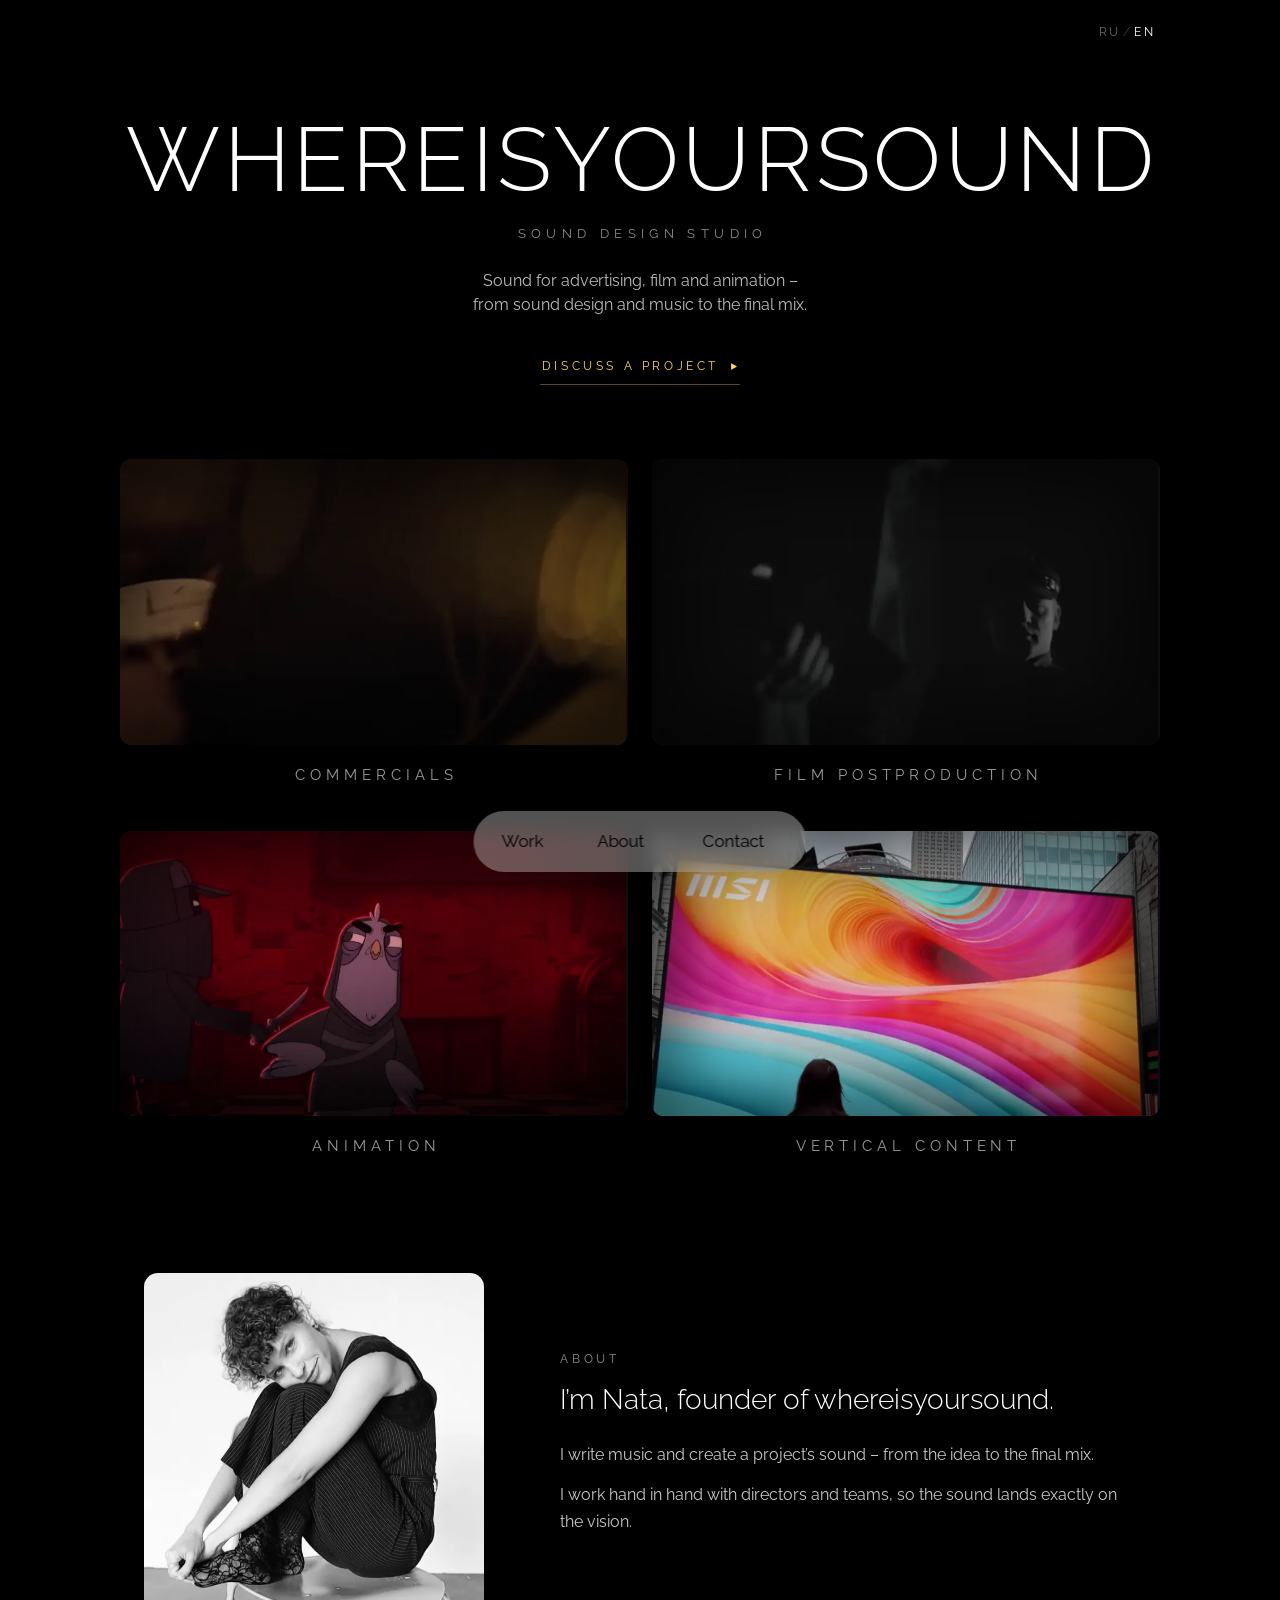
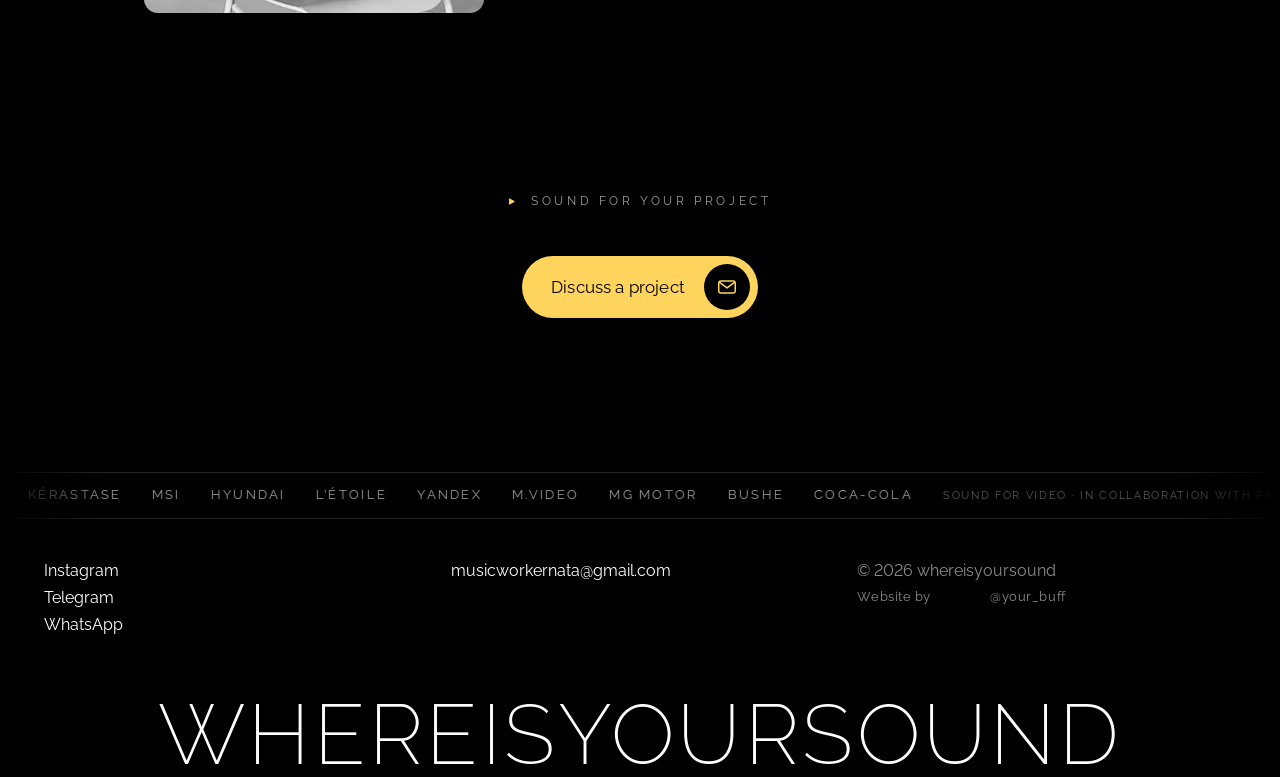
<file: index.html>
<!doctype html>
<html lang="en">
<head>
<meta charset="utf-8">
<meta name="viewport" content="width=device-width, initial-scale=1">
<title>whereisyoursound – sound for advertising, film and animation</title>
<meta name="description" content="whereisyoursound – sound design and music by Nata for advertising, film and animation, from sound design to the final mix.">
<link rel="canonical" href="https://whereisyoursound.com/">
<meta name="theme-color" content="#000000">
<!-- link previews in messengers and social networks -->
<meta property="og:type" content="website">
<meta property="og:site_name" content="whereisyoursound">
<meta property="og:title" content="whereisyoursound – sound design studio">
<meta property="og:description" content="Sound for film, advertising and animation – from sound design and music to the final mix. Nata.">
<meta property="og:url" content="https://whereisyoursound.com/">
<meta property="og:image" content="https://whereisyoursound.com/assets/img/og.jpg?v=5">
<meta property="og:image:width" content="1200">
<meta property="og:image:height" content="630">
<meta property="og:image:alt" content="whereisyoursound – sound design studio">
<meta name="twitter:card" content="summary_large_image">
<link rel="icon" href="/favicon.ico" sizes="48x48">
<link rel="icon" href="assets/img/icon-96.png" type="image/png" sizes="96x96">
<link rel="icon" href="assets/img/icon-192.png" type="image/png" sizes="192x192">
<link rel="icon" href="assets/img/favicon.svg" type="image/svg+xml">
<link rel="apple-touch-icon" href="assets/img/apple-touch-icon.png">
<link rel="preload" href="assets/fonts/raleway-latin-wght-normal.woff2" as="font" type="font/woff2" crossorigin>
<link rel="preload" href="assets/fonts/raleway-cyrillic-wght-normal.woff2" as="font" type="font/woff2" crossorigin>
<link rel="preconnect" href="https://kinescope.io">
<link rel="stylesheet" href="assets/css/style.css?v=20261029l">
</head>
<body>



<main>
  <header class="masthead container">
    <div class="lang" role="group" aria-label="Язык" data-i18n-attr="aria-label:langLabel">
      <button type="button" data-lang="ru" aria-pressed="true" lang="ru" aria-label="Русский">RU</button>
      <button type="button" data-lang="en" aria-pressed="false" lang="en" aria-label="English">EN</button>
    </div>
    <h1 class="masthead__title">whereisyoursound</h1>
    <p class="masthead__sub" data-i18n="sub">Sound design studio</p>
    <p class="masthead__offer" data-i18n="offer">Звук для рекламы, кино и анимации – от саунд-дизайна и музыки до сведения.</p>
    <div class="hero-contact">
      <button type="button" class="masthead__cta" aria-expanded="false" aria-controls="hero-ways"><span data-i18n="ctaShort">Обсудить проект</span><svg width="20" height="20" viewBox="0 0 24 24" fill="currentColor" aria-hidden="true"><path d="M7.4 3.9Q5.5 2.8 5.5 5v14q0 2.2 1.9 1.1l12-6.9q1.9-1.2 0-2.4z"/></svg></button>
      <div class="hero-ways" id="hero-ways">
        <a href="mailto:musicworkernata@gmail.com" aria-label="E-mail" title="musicworkernata@gmail.com" tabindex="-1"><svg width="20" height="20" viewBox="0 0 24 24" fill="none" stroke="currentColor" stroke-width="1.6" stroke-linecap="round" stroke-linejoin="round" aria-hidden="true"><rect x="3" y="5.5" width="18" height="13" rx="2.5"/><path d="m3.8 7 8.2 6 8.2-6"/></svg></a>
        <a href="https://t.me/whereisyourbird" target="_blank" rel="noopener" aria-label="Telegram" title="Telegram" tabindex="-1"><svg width="20" height="20" viewBox="0 0 24 24" fill="currentColor" aria-hidden="true"><path d="M20.7 4.3c.4-.2.9.2.8.7l-2.9 13.6c-.1.6-.8.8-1.3.5l-4.1-3-2 1.9c-.2.2-.6.1-.6-.2l.2-3 7.2-6.6c.3-.3-.1-.6-.4-.4l-8.9 5.6-3.8-1.2c-.6-.2-.6-1 0-1.2z"/></svg></a>
        <a href="https://wa.me/995591052375" target="_blank" rel="noopener" aria-label="WhatsApp" title="WhatsApp" tabindex="-1"><svg width="20" height="20" viewBox="0 0 24 24" fill="none" stroke="currentColor" stroke-width="1.6" stroke-linecap="round" stroke-linejoin="round" aria-hidden="true"><path d="M3.6 20.4 4.8 16A8.6 8.6 0 1 1 8 19.2z"/><path d="M9.2 8.4c.2-.4.6-.4.8 0l.7 1.5c.1.3 0 .6-.2.8l-.5.5a6 6 0 0 0 2.9 2.9l.5-.5c.2-.2.5-.3.8-.2l1.5.7c.4.2.4.6 0 .8-.7.6-1.6.9-2.5.6a8 8 0 0 1-4.6-4.6c-.3-.9 0-1.8.6-2.5z" fill="currentColor" stroke="none"/></svg></a>
      </div>
    </div>
  </header>

  <section id="work" class="container" aria-labelledby="work-label">
    <h2 id="work-label" class="visually-hidden" data-i18n="workLabel">Работы</h2>
    <div class="cats" id="cats"></div>
  </section>

  <section id="about" class="about">
    <div class="container about__inner">
      <img class="about__photo" src="assets/img/nata.webp"
        srcset="assets/img/nata-320.webp 320w, assets/img/nata.webp 600w"
        sizes="(min-width: 760px) 340px, 112px"
        width="600" height="600" loading="lazy" decoding="async"
        alt="Ната, основательница whereisyoursound" data-i18n-attr="alt:photoAlt">
      <div class="about__head">
        <p class="eyebrow" data-i18n="who">Обо мне</p>
        <p class="about__lead" data-i18n="l1">Я Ната, основательница whereisyoursound.</p>
      </div>
      <div class="about__body reveal">
        <span><span data-i18n="l2">Пишу музыку и создаю звук проекта – от идеи до финального микса.</span></span>
        <span><span data-i18n="l3">Работаю в тесной связке с режиссёрами и командами: так звук попадает точно в замысел.</span></span>
      </div>
    </div>
  </section>

  <section id="contact" class="container contact">
    <p class="contact__kicker"><svg width="20" height="20" viewBox="0 0 24 24" fill="currentColor" aria-hidden="true"><path d="M7.4 3.9Q5.5 2.8 5.5 5v14q0 2.2 1.9 1.1l12-6.9q1.9-1.2 0-2.4z"/></svg><span data-i18n="kicker">Звук для вашего проекта</span></p>
    <div class="contact__action">
      <button type="button" class="cta" aria-expanded="false" aria-controls="contact-menu">
        <span class="cta__text" data-i18n="cta">Обсудить проект</span>
        <svg width="20" height="20" viewBox="0 0 24 24" fill="none" stroke="currentColor" stroke-width="1.6" stroke-linecap="round" stroke-linejoin="round" aria-hidden="true"><rect x="3" y="5.5" width="18" height="13" rx="2.5"/><path d="m3.8 7 8.2 6 8.2-6"/></svg>
      </button>
      <div class="contact-menu" id="contact-menu" role="menu" hidden>
        <a role="menuitem" href="mailto:musicworkernata@gmail.com"><span class="contact-menu__icon"><svg width="20" height="20" viewBox="0 0 24 24" fill="none" stroke="currentColor" stroke-width="1.6" stroke-linecap="round" stroke-linejoin="round" aria-hidden="true"><rect x="3" y="5.5" width="18" height="13" rx="2.5"/><path d="m3.8 7 8.2 6 8.2-6"/></svg></span><span data-i18n="byMail">Почта</span></a>
        <a role="menuitem" href="https://t.me/whereisyourbird" target="_blank" rel="noopener"><span class="contact-menu__icon"><svg width="20" height="20" viewBox="0 0 24 24" fill="currentColor" aria-hidden="true"><path d="M20.7 4.3c.4-.2.9.2.8.7l-2.9 13.6c-.1.6-.8.8-1.3.5l-4.1-3-2 1.9c-.2.2-.6.1-.6-.2l.2-3 7.2-6.6c.3-.3-.1-.6-.4-.4l-8.9 5.6-3.8-1.2c-.6-.2-.6-1 0-1.2z"/></svg></span>Telegram</a>
        <a role="menuitem" href="https://wa.me/995591052375" target="_blank" rel="noopener"><span class="contact-menu__icon"><svg width="20" height="20" viewBox="0 0 24 24" fill="none" stroke="currentColor" stroke-width="1.6" stroke-linecap="round" stroke-linejoin="round" aria-hidden="true"><path d="M3.6 20.4 4.8 16A8.6 8.6 0 1 1 8 19.2z"/><path d="M9.2 8.4c.2-.4.6-.4.8 0l.7 1.5c.1.3 0 .6-.2.8l-.5.5a6 6 0 0 0 2.9 2.9l.5-.5c.2-.2.5-.3.8-.2l1.5.7c.4.2.4.6 0 .8-.7.6-1.6.9-2.5.6a8 8 0 0 1-4.6-4.6c-.3-.9 0-1.8.6-2.5z" fill="currentColor" stroke="none"/></svg></span>WhatsApp</a>
      </div>
    </div>
  </section>
</main>

<section class="marquee marquee--loud" aria-labelledby="brands-label">
  <h2 id="brands-label" class="visually-hidden" data-i18n="brandsLabel">Бренды и проекты</h2>
  <div class="marquee__track" id="marquee"></div>
</section>

<footer class="footer container">
  <div class="footer__grid">
    <div class="footer__links">
      <a href="https://www.instagram.com/whereisyoursound/" target="_blank" rel="noopener">Instagram</a>
      <a href="https://t.me/whereisyourbird" target="_blank" rel="noopener">Telegram</a>
      <a href="https://wa.me/995591052375" target="_blank" rel="noopener">WhatsApp</a>
    </div>
    <a class="footer__mail" href="mailto:musicworkernata@gmail.com">musicworkernata@gmail.com</a>
    <div class="muted">
      <div>© <span id="year">2026</span> whereisyoursound</div>
      <a class="footer__credit" href="https://t.me/your_buff" target="_blank" rel="noopener"><span data-i18n="credit">Разработка сайта –</span> @your_buff</a>
    </div>
  </div>
  <div class="footer__word" aria-hidden="true">whereisyoursound</div>
</footer>

<nav class="nav" aria-label="Основная навигация" data-i18n-attr="aria-label:navLabel">
  <a href="#work" data-i18n="navWork">Работы</a>
  <a href="#about" data-i18n="navAbout">Обо мне</a>
  <a href="#contact" data-i18n="navContact">Контакты</a>
</nav>

<dialog class="sheet" id="sheet" aria-labelledby="sheet-title">
  <div class="container">
    <div class="sheet__head">
      <h2 class="sheet__title" id="sheet-title" tabindex="-1"></h2>
      <button type="button" class="sheet__close" id="sheet-close" aria-label="Закрыть" data-i18n-attr="aria-label:close">
        <svg width="26" height="26" viewBox="0 0 24 24" fill="none" stroke="currentColor" stroke-width="1.6" stroke-linecap="round" aria-hidden="true"><path d="M5 5l14 14M19 5 5 19"/></svg>
      </button>
    </div>
    <div class="cards" id="cards"></div>
  </div>
</dialog>

<script src="assets/js/data.js?v=20261029l"></script>
<script src="assets/js/main.js?v=20261029l"></script>
<script src="assets/js/trail.js?v=20261029l" defer></script>
</body>
</html>
</file>
<file: assets/css/style.css>
/* ---------- Fonts (self-hosted Raleway, no external requests) ---------- */
@font-face {
  font-family: "Raleway";
  font-style: normal;
  font-weight: 100 900;
  font-display: swap;
  src: url("../fonts/raleway-cyrillic-wght-normal.woff2") format("woff2");
  unicode-range: U+0301, U+0400-045F, U+0490-0491, U+04B0-04B1, U+2116;
}
@font-face {
  font-family: "Raleway";
  font-style: normal;
  font-weight: 100 900;
  font-display: swap;
  src: url("../fonts/raleway-latin-wght-normal.woff2") format("woff2");
  unicode-range: U+0000-00FF, U+0131, U+0152-0153, U+02BB-02BC, U+02C6, U+02DA, U+02DC, U+0304, U+0308, U+0329, U+2000-206F, U+20AC, U+2122, U+2191, U+2193, U+2212, U+2215, U+FEFF, U+FFFD;
}

/* ---------- Tokens ---------- */
:root {
  --accent: #ff5a2e;
  --tri: #ffd45c; /* the warm yellow of the triangles: marquee, cursor, contact circle */
  --cursor: url("data:image/svg+xml,%3Csvg xmlns='http://www.w3.org/2000/svg' width='28' height='28' viewBox='0 0 28 28'%3E%3Ccircle cx='14' cy='14' r='12.5' fill='rgba(0,0,0,0.45)' stroke='rgba(0,0,0,0.5)' stroke-width='3'/%3E%3Ccircle cx='14' cy='14' r='12.5' fill='none' stroke='%23ffd45c' stroke-width='1.4'/%3E%3Cpath d='M12.2 9.6Q11 8.9 11 10.3v7.4q0 1.4 1.2.7l6.3-3.7q1.2-.7 0-1.4z' fill='%23ffd45c'/%3E%3C/svg%3E") 14 14, auto;
  --cursor-link: url("data:image/svg+xml,%3Csvg xmlns='http://www.w3.org/2000/svg' width='28' height='28' viewBox='0 0 28 28'%3E%3Ccircle cx='14' cy='14' r='12.5' fill='rgba(0,0,0,0.45)' stroke='rgba(0,0,0,0.5)' stroke-width='3'/%3E%3Ccircle cx='14' cy='14' r='12.5' fill='none' stroke='%23ffd45c' stroke-width='1.4'/%3E%3Cpath d='M12.2 9.6Q11 8.9 11 10.3v7.4q0 1.4 1.2.7l6.3-3.7q1.2-.7 0-1.4z' fill='%23ffd45c'/%3E%3C/svg%3E") 14 14, pointer;
  --cursor-video: url("data:image/svg+xml,%3Csvg xmlns='http://www.w3.org/2000/svg' width='56' height='56' viewBox='0 0 28 28'%3E%3Ccircle cx='14' cy='14' r='12.5' fill='rgba(0,0,0,0.45)' stroke='rgba(0,0,0,0.5)' stroke-width='3'/%3E%3Ccircle cx='14' cy='14' r='12.5' fill='none' stroke='%23ffd45c' stroke-width='1'/%3E%3Cpath d='M12.2 9.6Q11 8.9 11 10.3v7.4q0 1.4 1.2.7l6.3-3.7q1.2-.7 0-1.4z' fill='%23ffd45c'/%3E%3C/svg%3E") 28 28, pointer; /* bigger over the videos */
  --cursor-close: url("data:image/svg+xml,%3Csvg xmlns='http://www.w3.org/2000/svg' width='40' height='40' viewBox='0 0 28 28'%3E%3Ccircle cx='14' cy='14' r='12.5' fill='rgba(0,0,0,0.45)' stroke='rgba(0,0,0,0.5)' stroke-width='3'/%3E%3Ccircle cx='14' cy='14' r='12.5' fill='none' stroke='%23ffffff' stroke-width='1.2'/%3E%3Cpath d='M10.2 10.2 17.8 17.8M17.8 10.2 10.2 17.8' stroke='%23ffffff' stroke-width='1.6' stroke-linecap='round'/%3E%3C/svg%3E") 20 20, pointer; /* a white cross over the close button */
  --cursor-cta: url("data:image/svg+xml,%3Csvg xmlns='http://www.w3.org/2000/svg' width='48' height='48' viewBox='0 0 28 28'%3E%3Ccircle cx='14' cy='14' r='12.5' fill='rgba(0,0,0,0.08)' stroke='%23000' stroke-width='1'/%3E%3Cpath d='M12.2 9.6Q11 8.9 11 10.3v7.4q0 1.4 1.2.7l6.3-3.7q1.2-.7 0-1.4z' fill='%23000'/%3E%3C/svg%3E") 24 24, pointer; /* dark and bigger over the yellow button */
  --bg: #000000;
  --fg: #ffffff;
  --muted: #8c8c8c;
  --line: #262626;
  --nav-bg: rgba(205, 205, 205, 0.4);
  --cta-bg: var(--tri);
  --cta-fg: #000000;
  --tile-glow: rgba(255, 255, 255, 0.22);
  --font-display: "Raleway", system-ui, -apple-system, "Segoe UI", sans-serif;
  --font-body: "Raleway", system-ui, -apple-system, "Segoe UI", sans-serif;
  --gutter: clamp(16px, 3.4vw, 48px);
  --ease: cubic-bezier(0.35, 1, 0.6, 1);
  /* iOS-like motion: the system sheet curve, and a soft spring for presses */
  --ios: cubic-bezier(0.32, 0.72, 0, 1);
  --spring: cubic-bezier(0.34, 1.36, 0.64, 1);
  color-scheme: dark;
}

/* ---------- Base ---------- */
*, *::before, *::after { box-sizing: border-box; }
html { -webkit-text-size-adjust: 100%; }
body {
  margin: 0;
  background: var(--bg);
  color: var(--fg);
  font-family: var(--font-body);
  font-variant-numeric: lining-nums;
  font-size: 18px;
  line-height: 1.45;
  -webkit-font-smoothing: antialiased;
  -moz-osx-font-smoothing: grayscale;
  transition: background-color 0.4s var(--ease), color 0.4s var(--ease);
}
a { color: inherit; text-decoration: none; }
button { font: inherit; color: inherit; }
img, video { display: block; max-width: 100%; }
:focus-visible { outline: 2px solid var(--accent); outline-offset: 4px; }
.visually-hidden {
  position: absolute; width: 1px; height: 1px; padding: 0; margin: -1px;
  overflow: hidden; clip: rect(0 0 0 0); white-space: nowrap; border: 0;
}
.container { max-width: 1440px; margin: 0 auto; padding-inline: var(--gutter); }
.html-locked { overflow: hidden; }

/* both languages share one grid cell; the inactive one keeps its space */
.i18n { display: inline-grid; }
.i18n > * { grid-area: 1 / 1; }
html[lang="ru"] .i18n > [lang="en"],
html[lang="en"] .i18n > [lang="ru"] { visibility: hidden; }
[tabindex="-1"]:focus { outline: none; }

/* language change: copy cross-fades instead of jumping */
main, footer, .marquee, .nav { transition: opacity 0.18s ease; }
.is-switching main, .is-switching footer, .is-switching .marquee, .is-switching .nav { opacity: 0; }

/* tactile press feedback, like native apps */
.nav a, .lang button, .cat__btn, .card__btn, .cta, .sheet__close, .footer__links a {
  -webkit-tap-highlight-color: transparent;
}
/* press: quick and soft going in, a gentle spring coming back – like iOS */
.nav a:active, .lang button:active, .sheet__close:active { transform: scale(0.94); transition-duration: 0.1s; transition-timing-function: ease-out; }
.cat__btn:active, .card__btn:active { transform: scale(0.97); transition-duration: 0.12s; transition-timing-function: ease-out; }
.sheet__close { transition: opacity 0.2s, transform 0.45s var(--spring); }

/* ---------- Marquee ---------- */
.marquee {
  overflow: hidden;
  border-bottom: 1px solid var(--line);
  padding: 13px 0;
  -webkit-mask-image: linear-gradient(90deg, transparent, #000 8%, #000 92%, transparent);
          mask-image: linear-gradient(90deg, transparent, #000 8%, #000 92%, transparent);
}
/* fixed height: the strip is filled by JS, so reserve its line up front (no layout shift) */
.marquee__track { display: flex; align-items: center; width: max-content; height: 14px; animation: marquee 70s linear infinite; }
.marquee:hover .marquee__track,
.marquee.is-offscreen .marquee__track { animation-play-state: paused; }
/* moved by script (it can be dragged): no CSS animation, horizontal drags
   belong to the strip, vertical ones still scroll the page */
.marquee.is-draggable { touch-action: pan-y; cursor: grab; user-select: none; -webkit-user-select: none; }
.marquee.is-draggable .marquee__track { animation: none; will-change: transform; }
.marquee.is-dragging { cursor: grabbing; }
.marquee__group { display: flex; align-items: center; flex-shrink: 0; }
.marquee__item { display: flex; align-items: baseline; gap: 30px; padding-inline: 36px; white-space: nowrap; }
/* a quiet strip, like credits: small grey names, darker notes, slow */
.marquee__name { font-family: var(--font-display); font-weight: 400; font-size: clamp(12px, 0.95vw, 14px); letter-spacing: 0.2em; text-transform: uppercase; line-height: 1; color: #8c8c8c; }
.marquee__note { font-size: 10.5px; letter-spacing: 0.16em; text-transform: uppercase; color: #565656; }
.marquee__sep { flex: none; width: 10px; height: 10px; color: var(--tri); }
@keyframes marquee { to { transform: translateX(-50%); } }

/* ---------- Language switch ----------
   "RU / EN" in the site type, the current language white, the other grey.
   It has one fixed place just under the brand strip, lined up with the
   right edge of the videos, and scrolls away with the page. */
.masthead { position: relative; }
.lang {
  position: absolute; z-index: 5; top: 16px;
  /* the work grid is at most 1040px wide and centred: line up with its edge */
  right: calc(var(--gutter) + max(0px, (100% - 2 * var(--gutter) - 1040px) / 2));
  display: flex; align-items: center; gap: 2px;
}
.lang button {
  position: relative; padding: 8px 4px 8px calc(4px + 0.24em); border: 0; background: none; cursor: var(--cursor-link);
  font-family: var(--font-display); font-size: 12px; font-weight: 400; letter-spacing: 0.24em;
  color: #6f6f6f; transition: color 0.25s, transform 0.15s ease;
}
.lang button + button::before {
  content: "/"; position: absolute; left: -4px; color: #3d3d3d; letter-spacing: 0; pointer-events: none;
}
.lang button[aria-pressed="true"] { color: #fff; cursor: default; }
.lang button[aria-pressed="false"]:hover { color: #cfcfcf; }

/* ---------- Header ---------- */
.masthead { text-align: center; padding: clamp(64px, 9vw, 120px) 0 clamp(40px, 5vw, 64px); }
.masthead__title {
  margin: 0;
  font-family: var(--font-display); font-weight: 300; text-transform: uppercase;
  font-size: clamp(26px, 7vw, 108px); line-height: 1; letter-spacing: 0.04em; padding-left: 0.04em;
}
.masthead__sub {
  margin: 20px 0 0; font-size: clamp(11px, 1vw, 14px); letter-spacing: 0.42em;
  text-transform: uppercase; color: var(--muted); padding-left: 0.42em;
}
/* one plain line of what the studio does, and a quiet way to get in touch */
.masthead__offer {
  margin: 26px auto 0; max-width: 34em; font-size: clamp(15px, 1.25vw, 18px); line-height: 1.5;
  color: #bdbdbd; text-wrap: balance;
}
.masthead__cta {
  background: none; border-width: 0 0 1px; border-style: solid; font-family: inherit; cursor: var(--cursor-link);
  display: inline-flex; align-items: center; gap: 10px; margin: 0; padding: 8px 2px;
  font-size: 12px; letter-spacing: 0.3em; text-transform: uppercase; color: var(--tri);
  border-bottom: 1px solid rgba(255, 212, 92, 0.35); transition: border-color 0.3s var(--ease), color 0.3s;
}
.masthead__cta svg { width: 9px; height: 9px; transition: transform 0.3s var(--ease); }
.masthead__cta:hover { border-color: var(--tri); }
.masthead__cta:hover svg { transform: translateX(3px); }
/* "Discuss a project" at the top unfolds in place: the words lift away and
   three yellow buttons – mail, Telegram, WhatsApp – roll out one by one;
   a click anywhere else folds them back */
.hero-contact { position: relative; display: inline-flex; align-items: center; min-height: 56px; margin-top: 22px; }
.masthead__cta { transition: opacity 0.3s var(--ease), transform 0.4s var(--ease), border-color 0.3s var(--ease), color 0.3s; }
.hero-contact.is-open .masthead__cta { opacity: 0; transform: translateY(-10px); pointer-events: none; }
.hero-ways {
  position: absolute; left: 50%; top: 50%; transform: translate(-50%, -50%);
  display: flex; align-items: center; gap: 16px; pointer-events: none;
}
.hero-ways a {
  display: grid; place-items: center; width: 52px; height: 52px; border-radius: 50%; padding: 0; border: 0;
  background: var(--tri); color: #000;
  opacity: 0; transform: translateY(8px) scale(0.4) rotate(-40deg);
  transition: opacity 0.25s var(--ease), transform 0.5s cubic-bezier(0.34, 1.56, 0.64, 1), box-shadow 0.3s;
}
.hero-ways svg { width: 24px; height: 24px; }
.hero-contact.is-open .hero-ways { pointer-events: auto; }
.hero-contact.is-open .hero-ways > * { opacity: 1; transform: none; }
.hero-contact.is-open .hero-ways > :nth-child(2) { transition-delay: 0.06s; }
.hero-contact.is-open .hero-ways > :nth-child(3) { transition-delay: 0.12s; }
.hero-ways a:hover { box-shadow: 0 6px 20px rgba(255, 212, 92, 0.45); transform: translateY(-2px) scale(1.06); transition-delay: 0s; }


/* ---------- Category grid ---------- */
/* phones: one large tile per row (like TIHO); from 760px: two per row */
.cats {
  display: grid;
  grid-template-columns: minmax(0, 1fr);
  gap: 36px;
  padding-bottom: clamp(24px, 3vw, 40px);
}
@media (min-width: 760px) { .cats { grid-template-columns: repeat(2, minmax(0, 1fr)); gap: 56px 24px; } }
.cat { display: flex; flex-direction: column; align-items: center; gap: 14px; transition: opacity 0.4s var(--ease); }
@media (min-width: 760px) { .cat { gap: 20px; } }
@media (hover: hover) {
  .cats:hover .cat:not(:hover) { opacity: 0.45; }
}
.cat__btn, .card__btn {
  position: relative; width: 100%; border: 0; padding: 0; overflow: hidden;
  border-radius: 12px; background: #141414; cursor: var(--cursor-link);
  transition: box-shadow 0.5s var(--ios), transform 0.55s var(--spring);
}
@media (hover: hover) and (pointer: fine) {
  .cat__btn:hover, .card__btn:not(.is-playing):hover { transform: scale(1.012); }
  .cat__btn:hover:active, .card__btn:not(.is-playing):hover:active { transform: scale(0.97); transition-duration: 0.12s; }
}
.cat__btn { aspect-ratio: 4 / 3; border-radius: 12px; }
@media (min-width: 760px) {
  .cat__btn { border-radius: 12px; }
  /* odd last tile spans the full row at the same height */
  .cat:last-child:nth-child(odd) { grid-column: 1 / -1; }
  .cat:last-child:nth-child(odd) .cat__btn { aspect-ratio: 8 / 3; }
}
/* desktop: three tiles in the first row, then two – less to scroll */
@media (min-width: 1100px) {
  /* a calmer size: the grid stays narrower than the page */
  .cats { grid-template-columns: repeat(6, minmax(0, 1fr)); gap: 44px 24px; max-width: 1040px; margin-inline: auto; }
  .cat { grid-column: span 2; }
  .cat:nth-child(5n + 4), .cat:nth-child(5n + 5) { grid-column: span 3; }
  .cat:last-child:nth-child(odd) { grid-column: span 3; }
  /* wider tiles keep the height of the row above */
  .cat:nth-child(5n + 4) .cat__btn, .cat:nth-child(5n + 5) .cat__btn { aspect-ratio: 2 / 1; }
  /* four sections: two rows of two wide tiles */
  .cat:first-child:nth-last-child(4), .cat:first-child:nth-last-child(4) ~ .cat { grid-column: span 3; }
  .cat:first-child:nth-last-child(4) .cat__btn, .cat:first-child:nth-last-child(4) ~ .cat .cat__btn { aspect-ratio: 16 / 9; }
}
/* YouTube-like cards: thumbnails with a soft 12px rounding, no glow; on
   hover a quiet grey panel lights up behind the whole card (thumbnail
   and title together) */
.cat, .card { position: relative; isolation: isolate; }
.cat::before, .card::before {
  content: ""; position: absolute; inset: -8px; z-index: -1; border-radius: 18px;
  background: rgba(255, 255, 255, 0.07); opacity: 0; transform: scale(0.98);
  transition: opacity 0.3s var(--ios), transform 0.45s var(--ios); pointer-events: none;
}
@media (hover: hover) and (pointer: fine) {
  .cat:hover::before, .card:hover::before { opacity: 1; transform: none; }
}
.cat__btn video, .cat__btn img, .card__btn video, .card__btn img, .card__btn iframe {
  position: absolute; inset: 0; width: 100%; height: 100%; object-fit: cover; border: 0;
}
/* the previews run 2px past every edge of their rounded tile: no hairline
   of the tile (or of a video's own edge row) can peek through after
   sub-pixel rounding */
.cat__btn video, .cat__btn img, .card__btn video, .card__btn img {
  inset: -2px; width: calc(100% + 4px); height: calc(100% + 4px);
}
.vignette { position: absolute; inset: 0; box-shadow: inset 0 0 clamp(40px, 6vw, 90px) clamp(12px, 2vw, 30px) rgba(0, 0, 0, 0.6); pointer-events: none; }
.cat__label {
  font-size: 13px; letter-spacing: 0.3em; line-height: 1.4; text-transform: uppercase;
  padding-left: 0.3em; text-align: center;
  color: #9a9a9a; transition: color 0.35s var(--ease);
}
.cat:hover .cat__label, .cat:focus-within .cat__label { color: #fff; }
@media (min-width: 760px) { .cat__label { font-size: clamp(14px, 1.2vw, 18px); letter-spacing: 0.32em; padding-left: 0.32em; } }

/* placeholder until preview loops are added */
.placeholder { position: absolute; inset: 0; display: flex; align-items: center; justify-content: center; }
.placeholder__note {
  position: absolute; left: 12px; top: 10px; font-size: 10px; letter-spacing: 0.1em;
  text-transform: uppercase; color: #9a9a9a;
}
.meter { display: flex; align-items: flex-end; gap: clamp(4px, 0.6vw, 8px); height: clamp(32px, 4.4vw, 64px); }
.meter i {
  display: block; width: clamp(5px, 0.7vw, 10px); height: 100%; border-radius: 5px; background: rgba(255, 255, 255, 0.45);
  transform-origin: 50% 100%; animation: level 1.1s cubic-bezier(0.45, 0, 0.55, 1) infinite alternate;
}
.meter i:nth-child(2) { animation-delay: -0.35s; animation-duration: 0.9s; }
.meter i:nth-child(3) { animation-delay: -0.7s; animation-duration: 1.3s; }
.meter i:nth-child(4) { animation-delay: -0.2s; animation-duration: 1s; }
.meter i:nth-child(5) { animation-delay: -0.55s; animation-duration: 1.2s; }
@keyframes level { from { transform: scaleY(0.35); } to { transform: scaleY(1); } }

/* ---------- Category dialog ---------- */
.sheet {
  position: fixed; inset: 0; width: 100%; max-width: none; height: 100%; max-height: none;
  margin: 0; padding: 0; border: 0; background: var(--bg); color: var(--fg); overflow-y: auto;
}
.sheet::backdrop { background: var(--bg); }
/* opens like an iOS sheet: rises from below on the system curve; its
   cards follow one after another; closes by sliding back down */
.sheet[open] { animation: sheet-in 0.6s var(--ios); }
.sheet.is-closing { animation: sheet-out 0.34s cubic-bezier(0.4, 0, 0.8, 0.3) forwards; }
@keyframes sheet-in { from { opacity: 0; transform: translateY(14vh); } 40% { opacity: 1; } }
@keyframes sheet-out { to { opacity: 0; transform: translateY(10vh); } }
.sheet[open] .card { animation: card-in 0.7s var(--ios) both; }
.sheet[open] .card:nth-child(2) { animation-delay: 0.05s; }
.sheet[open] .card:nth-child(3) { animation-delay: 0.1s; }
.sheet[open] .card:nth-child(4) { animation-delay: 0.15s; }
.sheet[open] .card:nth-child(n + 5) { animation-delay: 0.2s; }
@keyframes card-in { from { opacity: 0; transform: translateY(28px); } }
.sheet__head {
  position: sticky; top: 0; z-index: 1; background: var(--bg);
  display: flex; justify-content: space-between; align-items: center; gap: 24px; padding: 24px 0 28px;
}
.sheet__title {
  margin: 0; font-weight: 500; font-size: clamp(20px, 2.4vw, 32px);
  letter-spacing: 0.3em; text-transform: uppercase;
}
.sheet__close {
  flex: none; width: 60px; height: 60px; border: 1px solid var(--line); background: transparent;
  display: flex; align-items: center; justify-content: center; cursor: var(--cursor-link);
}
.cards {
  display: grid; grid-template-columns: repeat(auto-fill, minmax(min(100%, 520px), 1fr));
  gap: 48px 32px; padding-bottom: 120px;
}
/* vertical videos: columns of a fixed share, centred, so a short row
   (two videos) sits in the middle instead of leaving room on the right */
.cards--vertical { --cols: 2; --gap: 12px; display: flex; flex-wrap: wrap; justify-content: center; gap: 28px var(--gap); }
.cards--vertical .card { width: calc((100% - (var(--cols) - 1) * var(--gap)) / var(--cols)); }
@media (min-width: 760px) { .cards--vertical { --cols: 4; --gap: 24px; row-gap: 48px; } }
.cards--vertical .card__btn { aspect-ratio: 9 / 16; }
.cards--vertical .card__play { width: 56px; height: 56px; }
.cards--vertical .card__caption { font-size: 12px; letter-spacing: 0.22em; padding-left: 0.22em; }
.card { display: flex; flex-direction: column; gap: 16px; }
.card__btn { aspect-ratio: 16 / 9; color: #fff; }
.card__play {
  position: absolute; inset: 0; margin: auto; width: 88px; height: 88px; border-radius: 50%;
  border: 2px solid rgba(255, 255, 255, 0.85); display: flex; align-items: center; justify-content: center;
  transition: transform 0.3s var(--ease);
}
.card__btn:hover .card__play { transform: scale(1.06); }
.card__btn.is-playing { cursor: auto; }
/* dark, not white, while the player is still loading: the frame waits
   hidden over a slow dark shimmer and fades in once it has loaded */
.card__btn iframe { background: #111; color-scheme: dark; transition: opacity 0.5s var(--ease); }
.card__btn.is-loading iframe { opacity: 0; }
.card__btn.is-loading:not(.has-preview)::before {
  content: ""; position: absolute; inset: 0;
  background: linear-gradient(100deg, #111 30%, #1d1d1d 50%, #111 70%) 0 0 / 300% 100%;
  animation: card-shimmer 1.4s linear infinite;
}
@keyframes card-shimmer { to { background-position: -150% 0; } }
/* our own quiet loader while the player gets ready: the preview dims and
   a thin yellow arc turns where the play button was */
.card__btn video { transition: filter 0.5s var(--ios); }
.card__btn.is-loading video { filter: brightness(0.45) saturate(0.8); }
.card__btn.is-loading::after {
  content: ""; position: absolute; z-index: 3; left: 50%; top: 50%;
  width: 42px; height: 42px; margin: -21px 0 0 -21px; border-radius: 50%;
  border: 1.5px solid rgba(255, 212, 92, 0.18); border-top-color: var(--tri);
  animation: card-spin 0.9s linear infinite, card-loader-in 0.4s var(--ios) both;
}
@keyframes card-spin { to { transform: rotate(360deg); } }
@keyframes card-loader-in { from { opacity: 0; } }
/* names under the videos: the same type as the section labels */
.card__caption {
  font-family: var(--font-display); font-weight: 400; font-size: 13px; line-height: 1.4;
  letter-spacing: 0.3em; padding-left: 0.3em; text-transform: uppercase; text-align: center;
  color: #9a9a9a; transition: color 0.35s var(--ease);
}
.card:hover .card__caption { color: #fff; }
.card__caption { display: flex; flex-direction: column; align-items: center; gap: 6px; }
.card__role {
  font-family: var(--font-body); font-size: 13px; letter-spacing: 0.02em; padding-left: 0;
  text-transform: none; color: var(--muted);
}
.cards--vertical .card__role { font-size: 11px; }
@media (min-width: 760px) { .card__caption { font-size: clamp(13px, 1vw, 15px); } }
.card__soon {
  position: absolute; left: 50%; bottom: 20px; transform: translateX(-50%);
  padding: 8px 14px; border-radius: 999px; background: rgba(0, 0, 0, 0.7); color: #fff; font-size: 13px;
}

/* the brand strip, after the contact button and before the footer: a
   middle voice – larger and lighter than the quiet strip, not shouting */
.marquee--loud { border-top: 1px solid var(--line); padding: 15px 0; }
.marquee--loud .marquee__track { height: 15px; animation-duration: 66s; }
.marquee--loud .marquee__item { gap: 30px; padding-inline: 36px; }
.marquee--loud .marquee__name { font-size: clamp(12px, 1vw, 15px); letter-spacing: 0.18em; color: #9e9e9e; }
.marquee--loud .marquee__note { font-size: 10.5px; color: #5c5c5c; }
.marquee--loud .marquee__sep { width: 10px; height: 10px; }

/* ---------- About ---------- */
.about { padding: clamp(56px, 6vw, 96px) 0 clamp(80px, 10vw, 140px); }
.eyebrow {
  margin: 0 0 10px; font-size: 11px; letter-spacing: 0.3em; text-transform: uppercase; color: var(--muted);
}
/* phone: small photo beside the name, text below */
.about__inner {
  display: grid; grid-template-columns: 112px minmax(0, 1fr);
  grid-template-areas: "photo head" "body body"; column-gap: 20px; row-gap: 28px; align-items: center;
}
.about__photo {
  grid-area: photo; width: 100%; height: auto; aspect-ratio: 1; object-fit: cover;
  border-radius: 10px; background: #1a1a1a;
}
.about__head { grid-area: head; }
.about__lead {
  margin: 0; font-family: var(--font-display); font-weight: 300;
  font-size: clamp(20px, 2.2vw, 30px); line-height: 1.25;
}
.about__body {
  grid-area: body; max-width: 560px;
  font-weight: 400; font-size: clamp(16px, 1.2vw, 18px); line-height: 1.65; color: #c9c9c9;
}
.about__body > span { display: block; }
.about__body > span + span { margin-top: 0.9em; }
/* desktop: photo left, name and text to the right, centred against the photo */
@media (min-width: 760px) {
  .about__inner {
    max-width: 1080px; grid-template-columns: 340px minmax(0, 1fr);
    grid-template-areas: "photo head" "photo body"; grid-template-rows: auto auto;
    column-gap: clamp(48px, 6vw, 96px); row-gap: 24px; align-content: center;
  }
  .about__photo { border-radius: 14px; align-self: center; }
  .about__head { align-self: end; }
  .about__body { align-self: start; }
  .eyebrow { font-size: 12px; margin-bottom: 14px; }
}

/* line reveal on scroll (progressive enhancement) */
@supports (animation-timeline: view()) {
  .reveal > span { display: block; overflow: hidden; }
  .reveal > span > span {
    display: block; transform-origin: bottom left;
    animation: rise linear both; animation-timeline: view(); animation-range: entry 10% entry 90%;
  }
}
@keyframes rise { from { opacity: 0; transform: translateY(70%) rotateX(20deg); } to { opacity: 1; transform: none; } }

/* ---------- Contact ---------- */
.contact {
  display: flex; flex-direction: column; align-items: center; justify-content: center; gap: 34px;
  padding: 40px 0 clamp(96px, 12vw, 160px);
}
/* a small line above the button, then the button itself */
.contact__kicker {
  font-family: var(--font-display); font-size: 12px; letter-spacing: 0.3em; padding-left: 0.3em;
  text-transform: uppercase; color: #9a9a9a; text-align: center;
  display: inline-flex; align-items: center; gap: 10px;
}
.contact__kicker svg { width: 9px; height: 9px; color: var(--tri); flex: none; }
/* a yellow capsule with the arrow in a black disc at its end. Now and then
   a thin glint runs across it; on computers it is pulled toward a nearby
   pointer like a magnet (--mx/--my are set by main.js) */
.contact__action { position: relative; }
.cta {
  --mx: 0px; --my: 0px; border: 0; font: inherit; cursor: var(--cursor-link);
  position: relative; display: inline-flex; align-items: center; gap: 16px; overflow: hidden;
  padding: 8px 8px 8px 26px; border-radius: 999px;
  background: var(--cta-bg); color: var(--cta-fg);
  transform: translate(var(--mx), var(--my));
  transition: transform 0.35s var(--ease), box-shadow 0.5s var(--ease);
}
.cta::after {
  content: ""; position: absolute; inset: 0; pointer-events: none;
  background: linear-gradient(105deg, transparent 35%, rgba(255, 255, 255, 0.65) 50%, transparent 65%);
  transform: translateX(-120%); animation: cta-glint 4.5s ease-in-out infinite;
}
.cta__text, .cta svg { position: relative; z-index: 1; }
.cta svg {
  flex: none; width: 46px; height: 46px; padding: 12px; border-radius: 50%;
  background: #000; color: var(--tri);
  transform: translate(calc(var(--mx) * 0.5), calc(var(--my) * 0.5));
  transition: transform 0.35s var(--ease);
}
.cta:hover { box-shadow: 0 10px 40px rgba(255, 212, 92, 0.3); }
.cta:hover svg { transform: translate(calc(var(--mx) * 0.5 + 2px), calc(var(--my) * 0.5 - 2px)) scale(1.08); }
.cta:active { transform: translate(var(--mx), var(--my)) scale(0.97); transition-duration: 0.12s; }
@media (max-width: 400px) {
  .cta { gap: 12px; padding: 6px 6px 6px 22px; }
  .cta svg { width: 40px; height: 40px; padding: 10px; }
  .cta__text { font-size: 15px; }
}
/* the small card that opens above the button: mail, Telegram, WhatsApp */
.contact-menu {
  position: absolute; z-index: 35; left: 50%; bottom: calc(100% + 14px);
  display: flex; gap: 6px; padding: 10px; border-radius: 22px;
  background: rgba(18, 18, 18, 0.96); border: 1px solid #2a2a2a; box-shadow: 0 18px 50px rgba(0, 0, 0, 0.6);
  transform: translateX(-50%) translateY(10px) scale(0.9); transform-origin: 50% 100%;
  opacity: 0; transition: opacity 0.22s var(--ios), transform 0.5s var(--spring);
}
.contact-menu[hidden] { display: flex; visibility: hidden; pointer-events: none; }
.contact-menu.is-open { opacity: 1; transform: translateX(-50%); }
.contact-menu::after { /* a little tail pointing at the button */
  content: ""; position: absolute; left: 50%; bottom: -7px; width: 12px; height: 12px; margin-left: -6px;
  background: inherit; border-right: 1px solid #2a2a2a; border-bottom: 1px solid #2a2a2a; transform: rotate(45deg);
}
.contact-menu a {
  display: flex; flex-direction: column; align-items: center; gap: 8px; min-width: 84px; padding: 12px 10px 10px;
  border-radius: 14px; font-size: 12px; letter-spacing: 0.06em; color: #d6d6d6; transition: background-color 0.2s, color 0.2s;
}
.contact-menu a:hover, .contact-menu a:focus-visible { background: #1f1f1f; color: #fff; }
.contact-menu__icon {
  display: grid; place-items: center; width: 46px; height: 46px; border-radius: 50%;
  background: var(--tri); color: #000; transition: transform 0.3s var(--ease);
}
.contact-menu__icon svg { width: 22px; height: 22px; }
.contact-menu a:hover .contact-menu__icon { transform: translateY(-2px) scale(1.06); }
.cta__text {
  font-family: var(--font-display); font-weight: 400; white-space: nowrap;
  font-size: clamp(16px, 1.3vw, 19px); line-height: 1.15; letter-spacing: 0.01em;
}
@keyframes cta-glint {
  0%, 62% { transform: translateX(-120%); }
  85%, 100% { transform: translateX(120%); }
}
}

/* ---------- Footer ---------- */
.footer { padding-bottom: 150px; }
.footer__grid {
  padding: 40px 0 56px;
  display: grid; grid-template-columns: repeat(auto-fit, minmax(180px, 1fr)); gap: 28px; font-size: 16px;
}
.footer__links { display: flex; flex-direction: column; gap: 4px; }
.footer__links a:hover, .footer__mail:hover { color: var(--accent); }
.muted { color: var(--muted); }
.footer__word {
  font-family: var(--font-display); font-weight: 200; text-transform: uppercase;
  font-size: clamp(20px, 6.6vw, 98px); line-height: 1; letter-spacing: 0.04em;
  white-space: nowrap; overflow: hidden; text-align: center;
}

/* developer credit: quiet and grey, one link right under the copyright */
.footer__credit { display: inline-block; margin-top: 6px; font-size: 13px; letter-spacing: 0.04em; white-space: nowrap; color: var(--muted); text-decoration: none; transition: color 0.2s var(--ease); }
.footer__credit:hover { color: #fff; }

/* ---------- Bottom nav pill ---------- */
.nav {
  position: fixed; left: 50%; bottom: 28px; transform: translateX(-50%); z-index: 40;
  display: flex; align-items: center; gap: 4px; padding: 6px 12px; border-radius: 999px;
  /* see-through, with a light blur behind so the words stay readable over video */
  background: var(--nav-bg); color: #000;
  -webkit-backdrop-filter: blur(10px) saturate(1.2); backdrop-filter: blur(10px) saturate(1.2);
  font-size: 17px; white-space: nowrap; transition: background-color 0.4s var(--ease);
}
.nav a { padding: 12px 16px; transition: opacity 0.2s, transform 0.15s ease; }
.nav a:hover { opacity: 0.6; }
/* phones: an even rhythm – no tall empty bands between blocks */
@media (max-width: 759px) {
  /* more air above the name: calmer, and the name stands out */
  .masthead { padding: 104px 0 36px; }
  .lang { top: 18px; }
  .about { padding: 48px 0 32px; }
  .contact { gap: 24px; padding: 24px 0 56px; }
  .footer { padding-bottom: 110px; }
  .footer__grid { grid-template-columns: 1fr 1fr; gap: 22px 16px; padding: 32px 0 36px; font-size: 15px; }
  .footer__mail, .footer__grid > div:last-child { grid-column: 1 / -1; }
}
@media (max-width: 480px) {
  .nav { padding-left: 12px; font-size: 15px; bottom: 16px; }
  .nav a { padding: 12px 10px; }
}

@media (min-width: 760px) {
  .nav { transition: opacity 0.35s var(--ease), transform 0.35s var(--ease), background-color 0.4s var(--ease); }
  .nav.is-away { opacity: 0; transform: translate(-50%, 16px); pointer-events: none; }
}

/* the work is the sound: a small speaker mark on each video */
.card__sound {
  position: absolute; z-index: 3; left: 10px; bottom: 10px; display: grid; place-items: center;
  width: 30px; height: 30px; border-radius: 50%; background: rgba(0, 0, 0, 0.5); color: var(--tri);
  -webkit-backdrop-filter: blur(6px); backdrop-filter: blur(6px); pointer-events: none;
  transition: opacity 0.3s var(--ios);
}
.card__sound svg { width: 16px; height: 16px; }
/* its two sound waves pulse outwards from the speaker, one after the other */
.card__sound .wave { transform-box: view-box; transform-origin: 11px 12px; animation: sound-wave 2.4s ease-out infinite; }
.card__sound .wave--2 { animation-delay: 0.35s; }
#cards.is-watching .card:not(.is-linked) .card__sound .wave { animation-play-state: paused; }
@keyframes sound-wave {
  0% { opacity: 0; transform: scale(0.7); }
  30% { opacity: 1; }
  70%, 100% { opacity: 0; transform: scale(1.15); }
}
.card__btn.is-playing .card__sound { opacity: 0; }

/* the other videos dim a little while one is being watched */
#cards .card__btn video { transition: filter 0.5s var(--ios); }
#cards.is-watching .card:not(.is-linked) .card__btn:not(.is-playing) video { filter: brightness(0.55) saturate(0.7); }

/* share button on the corner of each video, and the little note that
   confirms the link was copied */
.card__share {
  position: absolute; z-index: 4; top: 10px; right: 10px; display: grid; place-items: center;
  width: 34px; height: 34px; padding: 0; border: 0; border-radius: 50%;
  background: rgba(0, 0, 0, 0.55); color: #fff; cursor: var(--cursor-link);
  -webkit-backdrop-filter: blur(6px); backdrop-filter: blur(6px);
  opacity: 0.85; transition: opacity 0.25s, background-color 0.25s, transform 0.4s var(--spring);
}
.card__share svg { width: 17px; height: 17px; }
.card__share:hover { opacity: 1; background: var(--tri); color: #000; }
.card__share:active { transform: scale(0.9); transition-duration: 0.1s; }
@media (hover: hover) and (pointer: fine) {
  .card__share { opacity: 0; }
  .card:hover .card__share, .card__share:focus-visible { opacity: 0.9; }
}
.card.is-linked .card__btn { box-shadow: 0 0 0 2px var(--tri), 0 0 40px rgba(255, 212, 92, 0.35); }
.toast {
  position: fixed; z-index: 120; left: 50%; bottom: 96px; transform: translate(-50%, 12px);
  padding: 11px 18px; border-radius: 999px; background: rgba(28, 28, 28, 0.95); color: #fff;
  font-size: 14px; letter-spacing: 0.02em; opacity: 0; pointer-events: none;
  transition: opacity 0.25s var(--ios), transform 0.45s var(--spring);
}
.toast.is-on { opacity: 1; transform: translate(-50%, 0); }

/* ---------- Scroll trail (drawn by assets/js/trail.js) ---------- */
.trail { position: absolute; top: 0; left: 0; z-index: 30; pointer-events: none; overflow: visible; }

/* ---------- Cursor: a yellow play button – thin ring, small triangle (fine pointers only) ---------- */
@media (hover: hover) and (pointer: fine) {
  html { cursor: var(--cursor); }
  a, button, label, summary, [role="button"] { cursor: var(--cursor-link); }
  .cat__btn, .card__btn { cursor: var(--cursor-video); }
  .sheet__close, .sheet__close * { cursor: var(--cursor-close); }
  .cta, .cta * { cursor: var(--cursor-cta); }
}

/* ---------- Reduced motion ---------- */
@media (prefers-reduced-motion: reduce) {
  *, *::before, *::after { animation: none !important; transition: none !important; }
  .marquee { overflow-x: auto; }
}

/* preview loops fade in over the poster once playback has started */
.cat__btn video { opacity: 0; transition: opacity 0.5s var(--ease); }
.cat__btn video.is-ready { opacity: 1; }
</file>
